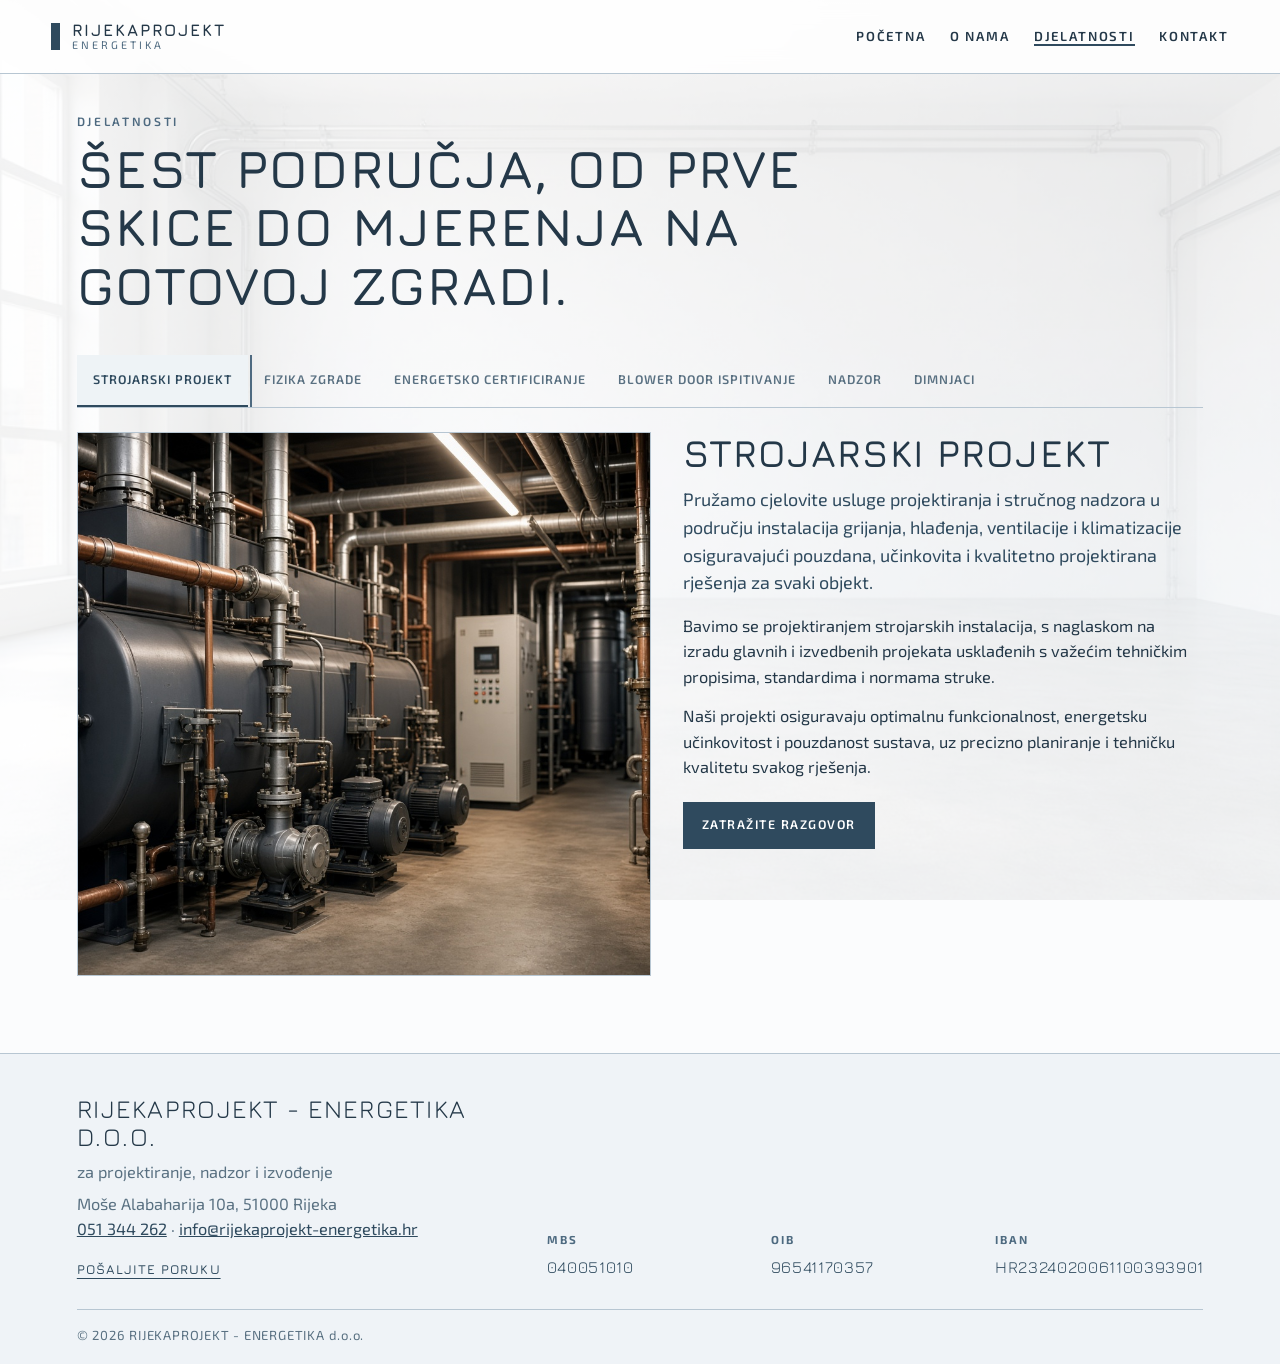
<file: djelatnosti.html>
<!DOCTYPE html>
<html lang="hr">
<head>
    <meta charset="UTF-8">
    <meta name="viewport" content="width=device-width, initial-scale=1">
    <title>Djelatnosti · Rijekaprojekt Energetika</title>
    <meta name="description" content="Strojarski projekt, fizika zgrade, energetsko certificiranje, blower door ispitivanje, nadzor i dimnjaci.">
    <link rel="icon" href="assets/favicon.svg" type="image/svg+xml">
    <link rel="preconnect" href="https://fonts.googleapis.com">
    <link rel="preconnect" href="https://fonts.gstatic.com" crossorigin>
    <link href="https://fonts.googleapis.com/css2?family=Exo+2:wght@400;500;600;700&family=Jura:wght@500;600;700&display=swap" rel="stylesheet">
    <link rel="stylesheet" href="assets/css/style.css?v=1795435964">
    </head>
<body class="page-services">
<a class="skip-link" href="#sadrzaj">Preskoči na sadržaj</a>
<header class="site-nav">
    <a class="brand" href="index.html">
        <span class="brand-mark" aria-hidden="true"></span>
        <span class="brand-text">
            <strong>Rijekaprojekt</strong>
            <small>Energetika</small>
        </span>
    </a>
    <button class="nav-toggle" type="button" aria-expanded="false" aria-controls="glavni-izbornik">
        <span class="nav-toggle-lines" aria-hidden="true"></span>
        <span class="visually-hidden">Izbornik</span>
    </button>
    <nav id="glavni-izbornik" class="nav-links" aria-label="Glavni izbornik">
                    <a
                href="index.html"
                            >Početna</a>
                    <a
                href="o-nama.html"
                            >O nama</a>
                    <a
                href="djelatnosti.html"
                aria-current="page"            >Djelatnosti</a>
                    <a
                href="kontakt.html"
                            >Kontakt</a>
            </nav>
</header>
        <main id="sadrzaj" class="page-main">
    <header class="page-intro">
        <p class="eyebrow">Djelatnosti</p>
        <h1>Šest područja, od prve skice do mjerenja na gotovoj zgradi.</h1>
    </header>

    <div class="service-tabs" data-tabs>
        <div class="tablist" role="tablist" aria-label="Djelatnosti">
                                            <button
                    class="tab"
                    type="button"
                    role="tab"
                    id="tab-strojarski-projekt"
                    data-slug="strojarski-projekt"
                    aria-controls="panel-strojarski-projekt"
                    aria-selected="false"
                    tabindex="-1"
                >Strojarski projekt</button>
                                            <button
                    class="tab"
                    type="button"
                    role="tab"
                    id="tab-fizika-zgrade"
                    data-slug="fizika-zgrade"
                    aria-controls="panel-fizika-zgrade"
                    aria-selected="false"
                    tabindex="-1"
                >Fizika zgrade</button>
                                            <button
                    class="tab"
                    type="button"
                    role="tab"
                    id="tab-energetsko-certificiranje"
                    data-slug="energetsko-certificiranje"
                    aria-controls="panel-energetsko-certificiranje"
                    aria-selected="false"
                    tabindex="-1"
                >Energetsko certificiranje</button>
                                            <button
                    class="tab"
                    type="button"
                    role="tab"
                    id="tab-blower-door-ispitivanje"
                    data-slug="blower-door-ispitivanje"
                    aria-controls="panel-blower-door-ispitivanje"
                    aria-selected="false"
                    tabindex="-1"
                >Blower door ispitivanje</button>
                                            <button
                    class="tab"
                    type="button"
                    role="tab"
                    id="tab-nadzor"
                    data-slug="nadzor"
                    aria-controls="panel-nadzor"
                    aria-selected="false"
                    tabindex="-1"
                >Nadzor</button>
                                            <button
                    class="tab"
                    type="button"
                    role="tab"
                    id="tab-dimnjaci"
                    data-slug="dimnjaci"
                    aria-controls="panel-dimnjaci"
                    aria-selected="false"
                    tabindex="-1"
                >Dimnjaci</button>
                    </div>

                                <section
                class="tab-panel"
                role="tabpanel"
                id="panel-strojarski-projekt"
                aria-labelledby="tab-strojarski-projekt"
                hidden
            >
                <figure>
                    <img src="assets/images/services/strojarski-projekt.jpg" alt="Kotlovnica s bojlerima, bakrenim cijevima, crpkama i razvodnim ormarom">
                </figure>
                <div class="tab-copy">
                    <h2>Strojarski projekt</h2>
                                            <p class="tab-lead">Pružamo cjelovite usluge projektiranja i stručnog nadzora u području instalacija grijanja, hlađenja, ventilacije i klimatizacije osiguravajući pouzdana, učinkovita i kvalitetno projektirana rješenja za svaki objekt.</p>
                                                    <p>Bavimo se projektiranjem strojarskih instalacija, s naglaskom na izradu glavnih i izvedbenih projekata usklađenih s važećim tehničkim propisima, standardima i normama struke.</p>
                                                    <p>Naši projekti osiguravaju optimalnu funkcionalnost, energetsku učinkovitost i pouzdanost sustava, uz precizno planiranje i tehničku kvalitetu svakog rješenja.</p>
                                                                <a class="button" href="kontakt.html">Zatražite razgovor</a>
                </div>
            </section>
                                <section
                class="tab-panel"
                role="tabpanel"
                id="panel-fizika-zgrade"
                aria-labelledby="tab-fizika-zgrade"
                hidden
            >
                <figure>
                    <img src="assets/images/services/fizika-zgrade.jpg" alt="Presjek suvremenog pročelja s toplinskom izolacijom i tihim unutarnjim prostorom">
                </figure>
                <div class="tab-copy">
                    <h2>Fizika zgrade</h2>
                                                                        <h3>Projektiranje toplinske zaštite</h3>
                            <p>Projektiramo toplinsku zaštitu zgrada kako bi se smanjili gubici energije, troškove grijanja i hlađenja te osigurali stabilnu unutarnju temperaturu tijekom cijele godine.</p>
                                                    <h3>Projektiranje zvučne zaštite</h3>
                            <p>Projektiramo rješenja koja smanjuju prodor buke izvana i između prostorija, čime se povećava privatnost i osigurava mirniji i ugodniji boravak.</p>
                                                    <h3>Kombinirano projektiranje toplinske i zvučne zaštite</h3>
                            <p>Kombiniranim pristupom toplinskoj i zvučnoj zaštiti osiguravamo energetsku učinkovitost, akustičku udobnost i usklađenost sa zakonskim propisima.</p>
                                                                <a class="button" href="kontakt.html">Zatražite razgovor</a>
                </div>
            </section>
                                <section
                class="tab-panel"
                role="tabpanel"
                id="panel-energetsko-certificiranje"
                aria-labelledby="tab-energetsko-certificiranje"
                hidden
            >
                <figure>
                    <img src="assets/images/services/energetsko-certificiranje.jpg" alt="Pročelje stambene zgrade u termovizijskim bojama koje pokazuju gubitak topline">
                </figure>
                <div class="tab-copy">
                    <h2>Energetsko certificiranje</h2>
                                            <p class="tab-lead">Pružamo stručne usluge energetskog certificiranja i energetskih pregleda zgrada s jednostavnim i složenim tehničkim sustavom, analizu potrošnje energenata, savjetovanja o poboljšanju energetske učinkovitosti zgrada te pripremu i izdavanje zakonski propisane dokumentacije.</p>
                                                                <a class="button" href="kontakt.html">Zatražite razgovor</a>
                </div>
            </section>
                                <section
                class="tab-panel"
                role="tabpanel"
                id="panel-blower-door-ispitivanje"
                aria-labelledby="tab-blower-door-ispitivanje"
                hidden
            >
                <figure>
                    <img src="assets/images/services/blower-door.jpg" alt="Ventilator za ispitivanje zrakopropusnosti ugrađen u vrata kuće">
                </figure>
                <div class="tab-copy">
                    <h2>Blower door ispitivanje</h2>
                                            <p class="tab-lead">Blower door test je precizna dijagnostička metoda kojom mjerimo zrakopropusnost zgrada. Omogućuje otkrivanje svih mjesta kroz koja zrak može neplanirano ulaziti ili izlaziti iz prostora — spojeva zidova, vrata i prozora, prodora instalacija i pukotina.</p>
                                                    <p>Ispitivanjem se provjerava kvaliteta brtvljenja zgrade, a zadovoljavanjem propisanih standarda utječe se na povećanje energetske učinkovitosti, smanjenje troškova grijanja i hlađenja te poboljšanje udobnosti unutarnjeg prostora.</p>
                                                    <p>Ugradnja prozora, vrata i ostakljenih stijena mora biti izvedena prema RAL principima kako bi se osigurala visoka razina brtvljenja spojeva između krila i okvira te okvira i građevinskog otvora. Time se postiže minimalna razina zrakopropusnosti i dugoročno sprječava pojava površinske kondenzacije uzrokovane toplinskim mostom kao i pojava građevinskih šteta zbog unutrašnje kondenzacije.</p>
                                                                <a class="button" href="kontakt.html">Zatražite razgovor</a>
                </div>
            </section>
                                <section
                class="tab-panel"
                role="tabpanel"
                id="panel-nadzor"
                aria-labelledby="tab-nadzor"
                hidden
            >
                <figure>
                    <img src="assets/images/services/nadzor.jpg" alt="Nadzor ugradnje ventilacijskih kanala i cijevi na gradilištu">
                </figure>
                <div class="tab-copy">
                    <h2>Nadzor</h2>
                                            <p class="tab-lead">Nudimo profesionalne usluge stručnog nadzora strojarskih instalacija, s naglaskom na usklađenost izvedenih radova s glavnim i izvedbenim projektima i trenutno važećim tehničkim propisima. Kroz sustavan nadzor osiguravamo kvalitetu, funkcionalnost i pouzdanost sustava, uz pravovremeno otkrivanje i otklanjanje mogućih nepravilnosti tijekom izvođenja radova. Specijalizirani smo za planiranje, praćenje i kontrolu radova kako bismo osigurali vrhunsku kvalitetu, sigurnost i energetsku učinkovitost svakog projekta.</p>
                                                                <a class="button" href="kontakt.html">Zatražite razgovor</a>
                </div>
            </section>
                                <section
                class="tab-panel"
                role="tabpanel"
                id="panel-dimnjaci"
                aria-labelledby="tab-dimnjaci"
                hidden
            >
                <figure>
                    <img src="assets/images/services/dimnjaci.jpg" alt="Nehrđajući dimnjaci na krovu zidane kotlovnice">
                </figure>
                <div class="tab-copy">
                    <h2>Dimnjaci</h2>
                                            <p class="tab-lead">Izračun uzgona dimnjaka omogućuje pravilno dimenzioniranje i planiranje dimnjaka kako bi se osigurao učinkoviti izlaz dimnih plinova, čime se jamči optimalan rad i sprječava povrat dima u prostorije. Osim projektiranja novih, važna je i provjera postojećih dimnjaka radi sigurnosti, ispravnog rada sustava grijanja i zaštite zdravlja korisnika.</p>
                                                                <a class="button" href="kontakt.html">Zatražite razgovor</a>
                </div>
            </section>
            </div>
</main>
<footer class="site-footer">
    <div class="footer-inner">
        <div class="footer-brand">
            <p class="footer-name">RIJEKAPROJEKT - ENERGETIKA d.o.o.</p>
            <p class="footer-note">za projektiranje, nadzor i izvođenje</p>
            <p class="footer-address">
                Moše Alabaharija 10a, 51000 Rijeka<br>
                <a href="tel:+38551344262">051 344 262</a>
                · <a href="mailto:info@rijekaprojekt-energetika.hr">info@rijekaprojekt-energetika.hr</a>
            </p>
            <p class="footer-contact"><a href="kontakt.html#kontakt-obrazac">Pošaljite poruku</a></p>
        </div>
        <dl class="legal">
            <div>
                <dt>MBS</dt>
                <dd>040051010</dd>
            </div>
            <div>
                <dt>OIB</dt>
                <dd>96541170357</dd>
            </div>
            <div>
                <dt>IBAN</dt>
                <dd>HR2324020061100393901</dd>
            </div>
        </dl>
    </div>
    <p class="footer-copy">© 2026 RIJEKAPROJEKT - ENERGETIKA d.o.o.</p>
</footer>
<script src="assets/js/main.js?v=1795432850"></script>
</body>
</html>
</file>
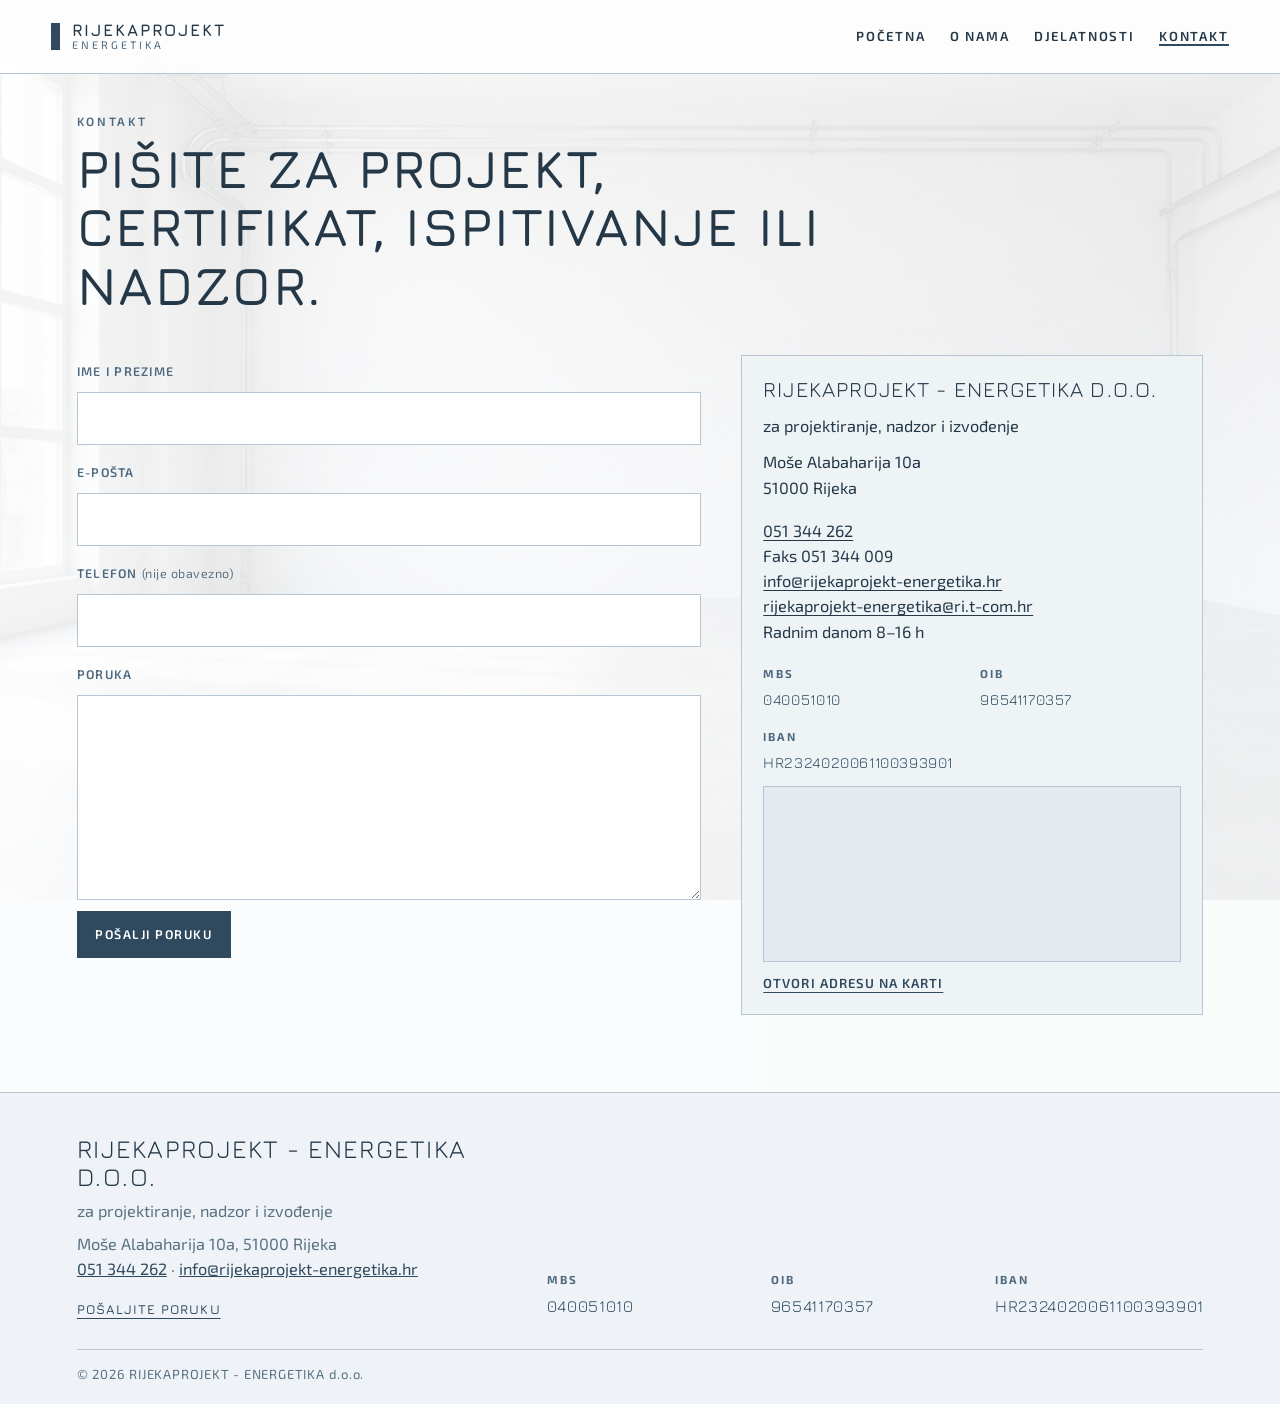
<file: kontakt.html>
<!DOCTYPE html>
<html lang="hr">
<head>
    <meta charset="UTF-8">
    <meta name="viewport" content="width=device-width, initial-scale=1">
    <title>Kontakt · Rijekaprojekt Energetika</title>
    <meta name="description" content="RIJEKAPROJEKT - ENERGETIKA d.o.o., Moše Alabaharija 10a, 51000 Rijeka. Telefon 051 344 262.">
    <link rel="icon" href="assets/favicon.svg" type="image/svg+xml">
    <link rel="preconnect" href="https://fonts.googleapis.com">
    <link rel="preconnect" href="https://fonts.gstatic.com" crossorigin>
    <link href="https://fonts.googleapis.com/css2?family=Exo+2:wght@400;500;600;700&family=Jura:wght@500;600;700&display=swap" rel="stylesheet">
    <link rel="stylesheet" href="assets/css/style.css?v=1795435964">
    </head>
<body class="page-contact">
<a class="skip-link" href="#sadrzaj">Preskoči na sadržaj</a>
<header class="site-nav">
    <a class="brand" href="index.html">
        <span class="brand-mark" aria-hidden="true"></span>
        <span class="brand-text">
            <strong>Rijekaprojekt</strong>
            <small>Energetika</small>
        </span>
    </a>
    <button class="nav-toggle" type="button" aria-expanded="false" aria-controls="glavni-izbornik">
        <span class="nav-toggle-lines" aria-hidden="true"></span>
        <span class="visually-hidden">Izbornik</span>
    </button>
    <nav id="glavni-izbornik" class="nav-links" aria-label="Glavni izbornik">
                    <a
                href="index.html"
                            >Početna</a>
                    <a
                href="o-nama.html"
                            >O nama</a>
                    <a
                href="djelatnosti.html"
                            >Djelatnosti</a>
                    <a
                href="kontakt.html"
                aria-current="page"            >Kontakt</a>
            </nav>
</header>
        <main id="sadrzaj" class="page-main">
    <header class="page-intro">
        <p class="eyebrow">Kontakt</p>
        <h1>Pišite za projekt, certifikat, ispitivanje ili nadzor.</h1>
    </header>

    <div class="contact-layout">
        <div class="contact-form-wrap">
            
            
            <form id="kontakt-obrazac" class="contact-form" method="post" action="kontakt.html" novalidate>
                <input type="hidden" name="csrf" value="95992d25c7ad12b0a28e67423bcda9fd1b8cdaed9b3e3d4693f87d82d4e5b36c">
                <div class="hp" aria-hidden="true">
                    <label for="website">Web stranica</label>
                    <input id="website" name="website" type="text" tabindex="-1" autocomplete="off">
                </div>

                <label for="ime">Ime i prezime</label>
                <input id="ime" name="ime" type="text" required maxlength="120" value="" autocomplete="name">

                <label for="email">E-pošta</label>
                <input id="email" name="email" type="email" required maxlength="160" value="" autocomplete="email" inputmode="email" aria-describedby="email-error">
                <p id="email-error" class="field-error" hidden></p>

                <label for="telefon">Telefon <span>(nije obavezno)</span></label>
                <input id="telefon" name="telefon" type="tel" maxlength="40" value="" autocomplete="tel">

                <label for="poruka">Poruka</label>
                <textarea id="poruka" name="poruka" required rows="7" maxlength="4000"></textarea>

                <button class="button" type="submit">Pošalji poruku</button>
            </form>
        </div>

        <aside class="contact-aside">
            <p class="contact-name">RIJEKAPROJEKT - ENERGETIKA d.o.o.</p>
            <p>za projektiranje, nadzor i izvođenje</p>
            <address>
                Moše Alabaharija 10a<br>
                51000 Rijeka            </address>
            <ul class="contact-lines">
                <li><a href="tel:+38551344262">051 344 262</a></li>
                <li>Faks 051 344 009</li>
                <li><a href="mailto:info@rijekaprojekt-energetika.hr">info@rijekaprojekt-energetika.hr</a></li>
                <li><a href="mailto:rijekaprojekt-energetika@ri.t-com.hr">rijekaprojekt-energetika@ri.t-com.hr</a></li>
                <li>Radnim danom 8–16 h</li>
            </ul>
            <dl class="legal legal-compact">
                <div>
                    <dt>MBS</dt>
                    <dd>040051010</dd>
                </div>
                <div>
                    <dt>OIB</dt>
                    <dd>96541170357</dd>
                </div>
                <div>
                    <dt>IBAN</dt>
                    <dd>HR2324020061100393901</dd>
                </div>
            </dl>
            <iframe
                class="office-map"
                title="Karta ureda, Moše Alabaharija 10a, Rijeka"
                src="https://www.openstreetmap.org/export/embed.html?bbox=14.430386%2C45.327599%2C14.442386%2C45.335599&amp;layer=mapnik&amp;marker=45.331599%2C14.436386"
                loading="lazy"
                referrerpolicy="no-referrer-when-downgrade"
            ></iframe>
            <a class="text-link" href="https://www.openstreetmap.org/?mlat=45.331599&amp;mlon=14.436386#map=17/45.331599/14.436386" rel="noopener noreferrer">Otvori adresu na karti</a>
        </aside>
    </div>
</main>
<footer class="site-footer">
    <div class="footer-inner">
        <div class="footer-brand">
            <p class="footer-name">RIJEKAPROJEKT - ENERGETIKA d.o.o.</p>
            <p class="footer-note">za projektiranje, nadzor i izvođenje</p>
            <p class="footer-address">
                Moše Alabaharija 10a, 51000 Rijeka<br>
                <a href="tel:+38551344262">051 344 262</a>
                · <a href="mailto:info@rijekaprojekt-energetika.hr">info@rijekaprojekt-energetika.hr</a>
            </p>
            <p class="footer-contact"><a href="kontakt.html#kontakt-obrazac">Pošaljite poruku</a></p>
        </div>
        <dl class="legal">
            <div>
                <dt>MBS</dt>
                <dd>040051010</dd>
            </div>
            <div>
                <dt>OIB</dt>
                <dd>96541170357</dd>
            </div>
            <div>
                <dt>IBAN</dt>
                <dd>HR2324020061100393901</dd>
            </div>
        </dl>
    </div>
    <p class="footer-copy">© 2026 RIJEKAPROJEKT - ENERGETIKA d.o.o.</p>
</footer>
<script src="assets/js/main.js?v=1795432850"></script>
</body>
</html>
</file>
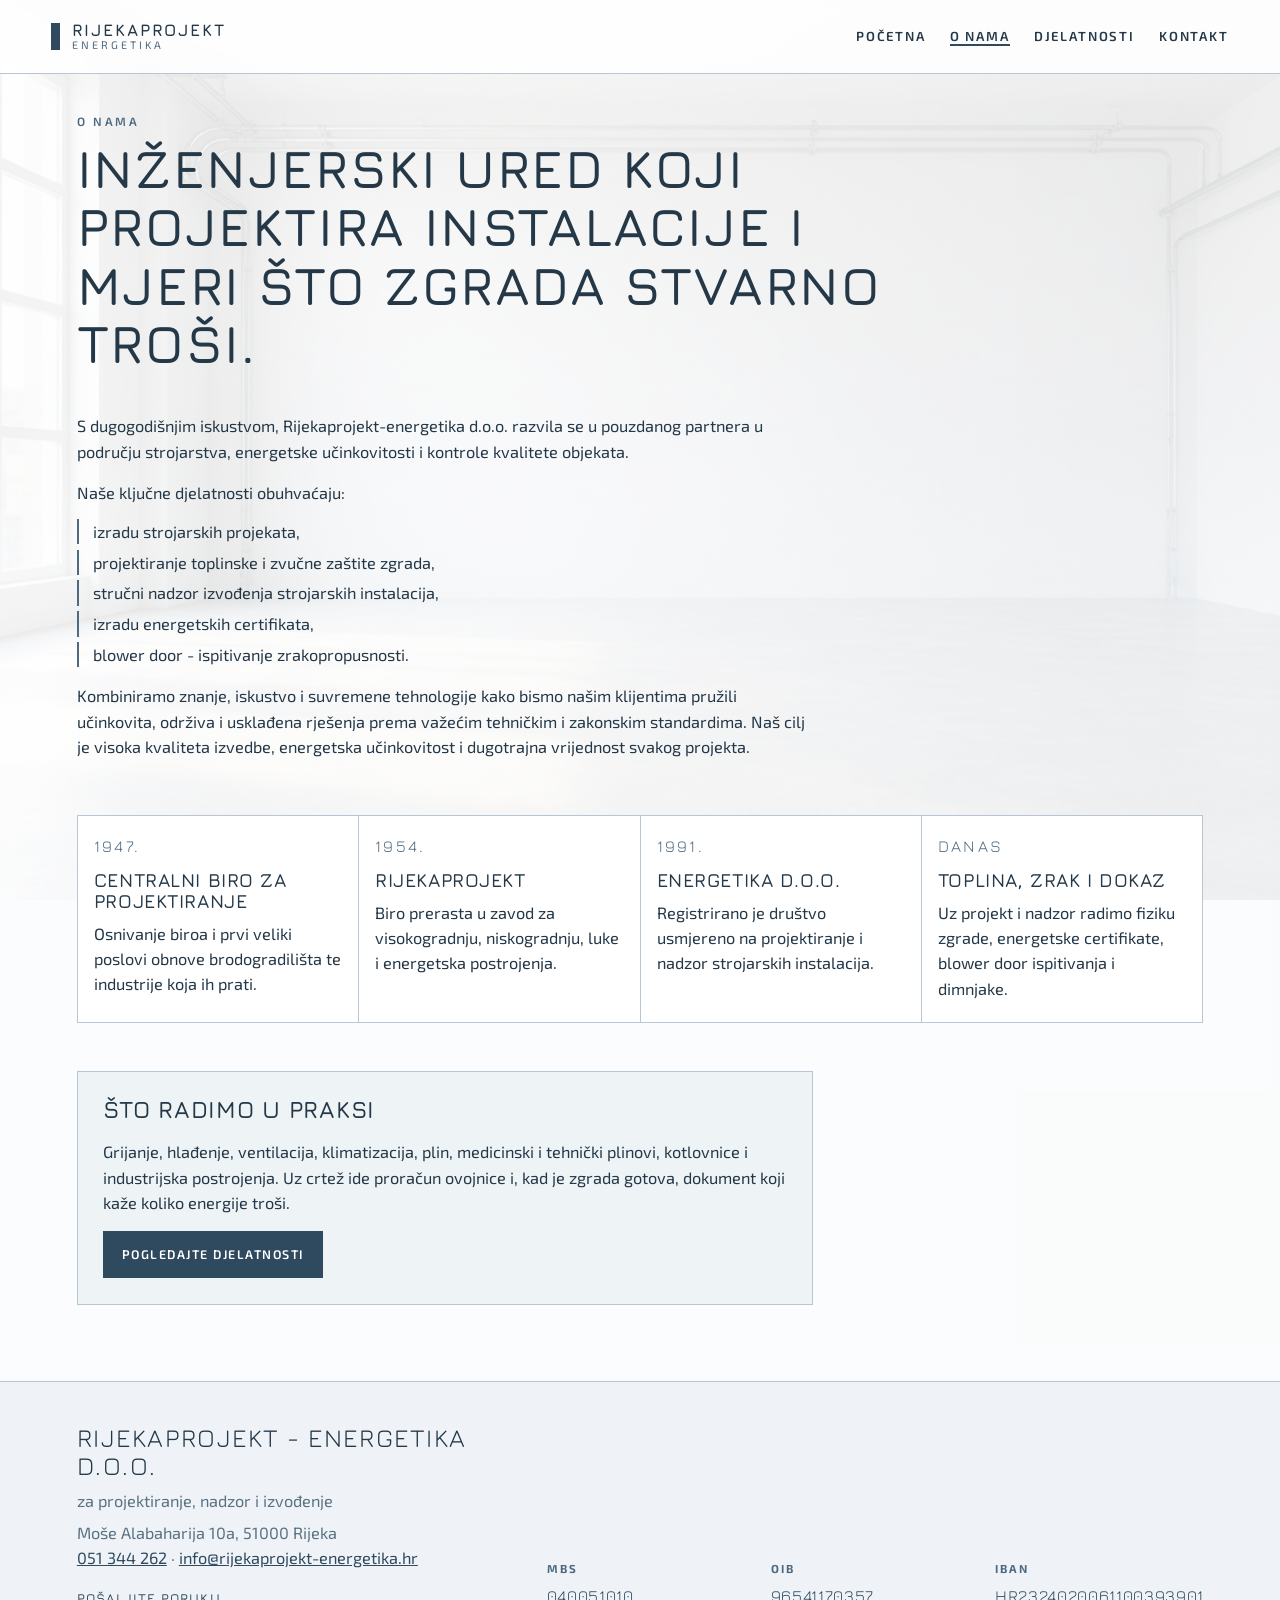
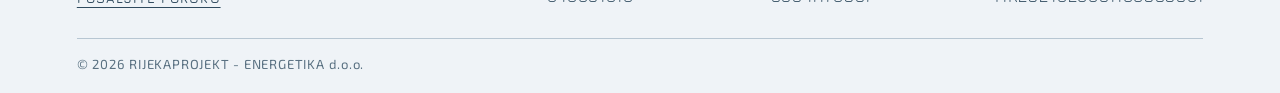
<file: o-nama.html>
<!DOCTYPE html>
<html lang="hr">
<head>
    <meta charset="UTF-8">
    <meta name="viewport" content="width=device-width, initial-scale=1">
    <title>O nama · Rijekaprojekt Energetika</title>
    <meta name="description" content="Ured za strojarske projekte, fiziku zgrade i energetsko certificiranje u Rijeci, s tradicijom duljom od 70 godina.">
    <link rel="icon" href="assets/favicon.svg" type="image/svg+xml">
    <link rel="preconnect" href="https://fonts.googleapis.com">
    <link rel="preconnect" href="https://fonts.gstatic.com" crossorigin>
    <link href="https://fonts.googleapis.com/css2?family=Exo+2:wght@400;500;600;700&family=Jura:wght@500;600;700&display=swap" rel="stylesheet">
    <link rel="stylesheet" href="assets/css/style.css?v=1795435964">
    </head>
<body class="page-about">
<a class="skip-link" href="#sadrzaj">Preskoči na sadržaj</a>
<header class="site-nav">
    <a class="brand" href="index.html">
        <span class="brand-mark" aria-hidden="true"></span>
        <span class="brand-text">
            <strong>Rijekaprojekt</strong>
            <small>Energetika</small>
        </span>
    </a>
    <button class="nav-toggle" type="button" aria-expanded="false" aria-controls="glavni-izbornik">
        <span class="nav-toggle-lines" aria-hidden="true"></span>
        <span class="visually-hidden">Izbornik</span>
    </button>
    <nav id="glavni-izbornik" class="nav-links" aria-label="Glavni izbornik">
                    <a
                href="index.html"
                            >Početna</a>
                    <a
                href="o-nama.html"
                aria-current="page"            >O nama</a>
                    <a
                href="djelatnosti.html"
                            >Djelatnosti</a>
                    <a
                href="kontakt.html"
                            >Kontakt</a>
            </nav>
</header>
        <main id="sadrzaj" class="page-main">
    <header class="page-intro">
        <p class="eyebrow">O nama</p>
        <h1>Inženjerski ured koji projektira instalacije i mjeri što zgrada stvarno troši.</h1>
    </header>

    <section class="about-grid">
        <div class="about-copy">
            <p>S dugogodišnjim iskustvom, Rijekaprojekt-energetika d.o.o. razvila se u pouzdanog partnera u području strojarstva, energetske učinkovitosti i kontrole kvalitete objekata.</p>
            <p>Naše ključne djelatnosti obuhvaćaju:</p>
            <ul>
                <li>izradu strojarskih projekata,</li>
                <li>projektiranje toplinske i zvučne zaštite zgrada,</li>
                <li>stručni nadzor izvođenja strojarskih instalacija,</li>
                <li>izradu energetskih certifikata,</li>
                <li>blower door - ispitivanje zrakopropusnosti.</li>
            </ul>
            <p>Kombiniramo znanje, iskustvo i suvremene tehnologije kako bismo našim klijentima pružili učinkovita, održiva i usklađena rješenja prema važećim tehničkim i zakonskim standardima. Naš cilj je visoka kvaliteta izvedbe, energetska učinkovitost i dugotrajna vrijednost svakog projekta.</p>
        </div>
    </section>

    <ol class="timeline">
        <li>
            <span>1947.</span>
            <h2>Centralni biro za projektiranje</h2>
            <p>Osnivanje biroa i prvi veliki poslovi obnove brodogradilišta te industrije koja ih prati.</p>
        </li>
        <li>
            <span>1954.</span>
            <h2>Rijekaprojekt</h2>
            <p>Biro prerasta u zavod za visokogradnju, niskogradnju, luke i energetska postrojenja.</p>
        </li>
        <li>
            <span>1991.</span>
            <h2>Energetika d.o.o.</h2>
            <p>Registrirano je društvo usmjereno na projektiranje i nadzor strojarskih instalacija.</p>
        </li>
        <li>
            <span>Danas</span>
            <h2>Toplina, zrak i dokaz</h2>
            <p>Uz projekt i nadzor radimo fiziku zgrade, energetske certifikate, blower door ispitivanja i dimnjake.</p>
        </li>
    </ol>

    <section class="about-close">
        <h2>Što radimo u praksi</h2>
        <p>
            Grijanje, hlađenje, ventilacija, klimatizacija, plin, medicinski i tehnički plinovi, kotlovnice i industrijska postrojenja.
            Uz crtež ide proračun ovojnice i, kad je zgrada gotova, dokument koji kaže koliko energije troši.
        </p>
        <a class="button" href="djelatnosti.html">Pogledajte djelatnosti</a>
    </section>
</main>
<footer class="site-footer">
    <div class="footer-inner">
        <div class="footer-brand">
            <p class="footer-name">RIJEKAPROJEKT - ENERGETIKA d.o.o.</p>
            <p class="footer-note">za projektiranje, nadzor i izvođenje</p>
            <p class="footer-address">
                Moše Alabaharija 10a, 51000 Rijeka<br>
                <a href="tel:+38551344262">051 344 262</a>
                · <a href="mailto:info@rijekaprojekt-energetika.hr">info@rijekaprojekt-energetika.hr</a>
            </p>
            <p class="footer-contact"><a href="kontakt.html#kontakt-obrazac">Pošaljite poruku</a></p>
        </div>
        <dl class="legal">
            <div>
                <dt>MBS</dt>
                <dd>040051010</dd>
            </div>
            <div>
                <dt>OIB</dt>
                <dd>96541170357</dd>
            </div>
            <div>
                <dt>IBAN</dt>
                <dd>HR2324020061100393901</dd>
            </div>
        </dl>
    </div>
    <p class="footer-copy">© 2026 RIJEKAPROJEKT - ENERGETIKA d.o.o.</p>
</footer>
<script src="assets/js/main.js?v=1795432850"></script>
</body>
</html>
</file>
<file: assets/css/style.css>
:root {
    --white: #ffffff;
    --mist: #eef3f6;
    --panel: #e4ebf0;
    --ink: #243848;
    --ink-soft: #5a7182;
    --line: #b7c6d2;
    --blue: #4e6a80;
    --blue-deep: #2f4a5e;
    --display: "Jura", "Exo 2", "Segoe UI", sans-serif;
    --sans: "Exo 2", "Segoe UI", sans-serif;
    --nav: 4.6rem;
}

* { box-sizing: border-box; border-radius: 0; }

html {
    scroll-behavior: smooth;
    overflow-x: clip;
    background-color: #f4f7f9;
}

body {
    position: relative;
    z-index: 0;
    margin: 0;
    overflow-x: clip;
    background: transparent;
    color: var(--ink);
    font-family: var(--sans);
    font-weight: 400;
    font-size: 1.02rem;
    line-height: 1.55;
}

img { max-width: 100%; display: block; }

a { color: inherit; }

h1, h2, h3 {
    font-family: var(--display);
    font-weight: 600;
    letter-spacing: 0.03em;
    line-height: 1.08;
    text-transform: uppercase;
}

p { margin: 0; }

body::before {
    content: "";
    position: fixed;
    inset: 0;
    z-index: -1;
    pointer-events: none;
    background:
        linear-gradient(180deg, rgba(255, 255, 255, 0.42) 0%, rgba(238, 243, 246, 0.22) 48%, rgba(255, 255, 255, 0.5) 100%),
        url("../images/atmosphere-room.jpg") center / cover no-repeat;
}

::selection {
    background: #c5d5e2;
    color: var(--ink);
}

.skip-link {
    position: absolute;
    left: 1rem;
    top: -4rem;
    z-index: 100;
    background: var(--blue-deep);
    color: var(--white);
    padding: 0.6rem 0.9rem;
}

.skip-link:focus { top: 1rem; }

.visually-hidden {
    position: absolute;
    width: 1px;
    height: 1px;
    padding: 0;
    margin: -1px;
    overflow: hidden;
    clip: rect(0, 0, 0, 0);
    border: 0;
}

.site-nav {
    position: fixed;
    top: 0;
    left: 0;
    right: 0;
    z-index: 40;
    display: flex;
    align-items: center;
    justify-content: space-between;
    gap: 1rem;
    min-height: var(--nav);
    padding: 0.7rem 4vw;
    color: var(--ink);
    background: rgba(255, 255, 255, 0.94);
    border-bottom: 1px solid var(--line);
    backdrop-filter: blur(10px);
}

.page-about .site-nav,
.page-services .site-nav,
.page-contact .site-nav {
    position: sticky;
}

.brand {
    display: flex;
    align-items: center;
    gap: 0.75rem;
    text-decoration: none;
}

.brand-mark {
    width: 0.55rem;
    height: 1.7rem;
    background: var(--blue-deep);
}

.brand-text {
    display: flex;
    flex-direction: column;
    line-height: 1.05;
}

.brand-text strong {
    font-family: var(--display);
    font-size: 1.05rem;
    font-weight: 700;
    letter-spacing: 0.12em;
    text-transform: uppercase;
}

.brand-text small {
    font-size: 0.68rem;
    letter-spacing: 0.28em;
    text-transform: uppercase;
    color: var(--blue);
}

.nav-links {
    display: flex;
    gap: 1.5rem;
}

.nav-links a {
    text-decoration: none;
    font-size: 0.82rem;
    font-weight: 600;
    letter-spacing: 0.14em;
    text-transform: uppercase;
}

.nav-links a[aria-current="page"] {
    box-shadow: inset 0 -2px 0 var(--blue-deep);
}

.nav-toggle {
    display: none;
    width: 2.5rem;
    height: 2.5rem;
    border: 1px solid var(--blue-deep);
    background: var(--white);
    color: var(--blue-deep);
}

.nav-toggle-lines,
.nav-toggle-lines::before,
.nav-toggle-lines::after {
    display: block;
    width: 1rem;
    height: 1.5px;
    background: currentColor;
    position: relative;
}

.nav-toggle-lines { margin: 0 auto; }

.nav-toggle-lines::before,
.nav-toggle-lines::after {
    content: "";
    position: absolute;
    left: 0;
}

.nav-toggle-lines::before { top: -5px; }
.nav-toggle-lines::after { top: 5px; }

.hero {
    position: relative;
    min-height: 100svh;
    background: var(--mist);
    color: var(--ink);
    overflow: hidden;
}

#hero-model {
    position: absolute;
    top: 0;
    right: 0;
    bottom: 0;
    width: 40%;
    height: 100%;
    background: var(--mist);
    --poster-color: transparent;
    --progress-bar-height: 0px;
    cursor: grab;
}

#hero-model:active {
    cursor: grabbing;
}

.hero-scrim {
    position: absolute;
    inset: 0;
    pointer-events: none;
    background:
        linear-gradient(90deg, transparent 0 56%, rgba(238, 243, 246, 0.92) 60%, rgba(238, 243, 246, 0) 72%),
        linear-gradient(180deg, rgba(255, 255, 255, 0.45), transparent 14%);
}

.hero-copy {
    position: relative;
    z-index: 2;
    min-height: 100svh;
    display: flex;
    align-items: center;
    justify-content: flex-start;
    padding: calc(var(--nav) + 1rem) 30% 4rem 6vw;
    pointer-events: none;
}

.hero-scroll {
    position: absolute;
    z-index: 2;
    top: 0;
    bottom: 0;
    left: 0;
    width: 70%;
}

.hero-copy-inner {
    width: min(60rem, 100%);
    margin-right: auto;
    text-align: left;
    border-left: 3px solid var(--blue-deep);
    padding-left: 1.3rem;
}

.hero h1 {
    margin: 0 0 1.1rem;
    color: var(--blue-deep);
    font-size: clamp(2.7rem, 5.6vw, 5.1rem);
    font-weight: 700;
}

.hero-lead,
.hero-mark {
    display: block;
}

.hero-lead {
    color: #f0a04a;
}

.hero-mark {
    font-size: 0.62em;
}

.hero-copy p {
    margin: 0;
    max-width: 100%;
    font-size: 1.05rem;
    line-height: 1.6;
    color: var(--ink);
}

.hero-loader {
    position: absolute;
    z-index: 3;
    left: 6vw;
    bottom: 1.6rem;
    width: min(22rem, 80vw);
    transition: opacity 0.6s ease;
}

.hero-loader.is-done {
    opacity: 0;
    pointer-events: none;
}

.hero-loader p {
    margin: 0 0 0.45rem;
    font-size: 0.75rem;
    letter-spacing: 0.16em;
    text-transform: uppercase;
    color: var(--blue);
}

.hero-loader-track {
    height: 2px;
    background: var(--line);
}

.hero-loader-track span {
    display: block;
    height: 100%;
    width: 0;
    background: var(--blue-deep);
}

.clients {
    background: transparent;
    margin-bottom: 2.6rem;
}

.clients-label {
    display: flex;
    justify-content: space-between;
    gap: 1rem;
    align-items: baseline;
    padding: 1.2rem 6vw 0.35rem;
}

.clients-label h2 {
    margin: 0;
    font-size: 1.15rem;
}

.clients-label p {
    color: var(--ink-soft);
    font-size: 0.92rem;
}

.marquee {
    overflow: hidden;
    padding: 0.2rem 0 0.8rem;
}

.marquee-track {
    display: flex;
    width: max-content;
    /* Logos travel toward the right and the duplicated half makes the loop seamless. */
    animation: marquee-left-to-right 160s linear infinite;
}

.marquee:hover .marquee-track,
.marquee:focus-within .marquee-track {
    animation-play-state: paused;
}

@keyframes marquee-left-to-right {
    from { transform: translateX(-50%); }
    to { transform: translateX(0); }
}

.logo-item {
    display: flex;
    align-items: center;
    height: 5.4rem;
    padding: 0 1.5rem;
    border-right: 1px solid var(--line);
}

.logo-item img {
    height: 3.6rem;
    width: auto;
    max-width: 14rem;
    object-fit: contain;
}

.work {
    padding: 4.2rem 6vw 5rem;
}

.work-head,
.page-intro {
    display: flex;
    justify-content: space-between;
    gap: 1.5rem;
    align-items: flex-end;
}

.eyebrow {
    margin: 0 0 0.55rem;
    color: var(--blue);
    font-size: 0.75rem;
    font-weight: 600;
    letter-spacing: 0.22em;
    text-transform: uppercase;
}

.work h2,
.page-intro h1 {
    margin: 0;
}

.work h2 { font-size: clamp(1.8rem, 3.4vw, 2.8rem); }

.text-link {
    color: var(--blue-deep);
    font-weight: 600;
    letter-spacing: 0.08em;
    text-transform: uppercase;
    font-size: 0.82rem;
    text-underline-offset: 0.28em;
}

.card-grid {
    display: grid;
    grid-template-columns: repeat(3, 1fr);
    gap: 0;
    margin-top: 1.6rem;
    border-top: 1px solid var(--line);
    border-left: 1px solid var(--line);
    background: var(--white);
}

.flip-card {
    display: block;
    height: 20rem;
    perspective: 1400px;
    text-decoration: none;
    color: var(--ink);
    border-right: 1px solid var(--line);
    border-bottom: 1px solid var(--line);
    background: var(--white);
}

.flip-inner {
    position: relative;
    display: block;
    height: 100%;
    transform-style: preserve-3d;
    transition: transform 0.55s cubic-bezier(0.2, 0.7, 0.2, 1);
}

.flip-card:focus-visible .flip-inner,
.flip-card.is-flipped .flip-inner {
    transform: rotateY(180deg);
}

@media (hover: hover) and (pointer: fine) {
    .flip-card:hover .flip-inner {
        transform: rotateY(180deg);
    }
}

.flip-face {
    position: absolute;
    inset: 0;
    display: flex;
    flex-direction: column;
    justify-content: space-between;
    backface-visibility: hidden;
    overflow: hidden;
}

.flip-front {
    padding: 1.15rem 1.2rem 1.25rem;
    background:
        linear-gradient(135deg, transparent 0 18px, var(--blue) 18px 19px, transparent 19px),
        var(--white);
}

.card-index {
    font-family: var(--display);
    font-size: 0.78rem;
    letter-spacing: 0.2em;
    color: var(--blue);
}

.card-title {
    font-family: var(--display);
    font-size: clamp(1.45rem, 2vw, 1.9rem);
    line-height: 1.08;
    letter-spacing: 0.04em;
    text-transform: uppercase;
    max-width: 12ch;
}

.flip-back {
    transform: rotateY(180deg);
    background: var(--mist);
}

.flip-back img {
    width: 100%;
    height: 100%;
    object-fit: cover;
}

.facts {
    background: rgba(238, 243, 246, 0.72);
    border-top: 1px solid var(--line);
    border-bottom: 1px solid var(--line);
}

.facts ul {
    list-style: none;
    display: grid;
    grid-template-columns: repeat(3, 1fr);
    margin: 0;
    padding: 0;
}

.facts li {
    display: flex;
    flex-direction: column;
    gap: 0.45rem;
    padding: 2.6rem 6vw;
    border-right: 1px solid var(--line);
}

.facts li:last-child { border-right: 0; }

.facts-value {
    font-family: var(--display);
    font-size: clamp(2.8rem, 5vw, 4.4rem);
    line-height: 0.9;
    letter-spacing: 0.04em;
    color: var(--blue-deep);
}

.facts-name {
    font-family: var(--display);
    font-size: 0.82rem;
    font-weight: 600;
    letter-spacing: 0.16em;
    text-transform: uppercase;
    color: var(--blue);
}

.card-caption {
    position: absolute;
    left: 0;
    right: 0;
    bottom: 0;
    padding: 0.75rem 1rem;
    background: rgba(255, 255, 255, 0.92);
    color: var(--blue-deep);
    font-family: var(--display);
    font-size: 1rem;
    letter-spacing: 0.06em;
    text-transform: uppercase;
}

.page-main {
    padding: 2.4rem 6vw 4.8rem;
    background: rgba(255, 255, 255, 0.62);
}

.page-intro {
    display: block;
    max-width: 52rem;
    margin-bottom: 2.6rem;
}

.page-intro h1 {
    font-size: clamp(2.1rem, 4.2vw, 3.6rem);
}

.about-grid {
    display: block;
    max-width: 46rem;
}

.about-lead {
    font-family: var(--display);
    font-size: clamp(1.25rem, 1.8vw, 1.55rem);
    line-height: 1.3;
    letter-spacing: 0.03em;
    text-transform: uppercase;
}

.about-copy p + p,
.about-copy ul + p { margin-top: 1rem; }

.about-copy ul {
    list-style: none;
    margin: 0.85rem 0 0;
    padding: 0;
}

.about-copy li {
    margin-top: 0.35rem;
    padding-left: 0.9rem;
    border-left: 2px solid var(--blue);
}

.timeline {
    list-style: none;
    margin: 3.5rem 0 0;
    padding: 0;
    display: grid;
    grid-template-columns: repeat(4, 1fr);
    gap: 0;
    border-top: 1px solid var(--line);
    border-left: 1px solid var(--line);
}

.timeline li {
    padding: 1.1rem 1rem 1.3rem;
    border-right: 1px solid var(--line);
    border-bottom: 1px solid var(--line);
    background: var(--white);
}

.timeline span {
    display: block;
    margin-bottom: 0.7rem;
    color: var(--blue);
    font-family: var(--display);
    letter-spacing: 0.14em;
    text-transform: uppercase;
}

.timeline h2 {
    margin: 0 0 0.55rem;
    font-size: 1.2rem;
}

.about-close {
    margin-top: 3rem;
    padding: 1.6rem;
    background: var(--mist);
    color: var(--ink);
    border: 1px solid var(--line);
    display: grid;
    gap: 1rem;
    max-width: 46rem;
}

.about-close h2 { margin: 0; font-size: 1.5rem; }

.button {
    display: inline-flex;
    align-items: center;
    justify-content: center;
    width: fit-content;
    padding: 0.8rem 1.1rem;
    background: var(--blue-deep);
    color: var(--white);
    text-decoration: none;
    border: 1px solid var(--blue-deep);
    font: inherit;
    font-weight: 600;
    letter-spacing: 0.12em;
    text-transform: uppercase;
    font-size: 0.78rem;
    cursor: pointer;
}

.button:hover { background: var(--blue); border-color: var(--blue); }

.service-tabs { margin-top: 0.5rem; }

.tablist {
    display: flex;
    gap: 0;
    overflow-x: auto;
    border-bottom: 1px solid var(--line);
    scrollbar-width: none;
    -ms-overflow-style: none;
}

.tablist::-webkit-scrollbar {
    display: none;
}

@media (max-width: 760px) {
    .tablist,
    .tablist .tab {
        touch-action: pan-x;
    }

    .tablist .tab { cursor: grab; }

    .tablist.is-dragging .tab {
        cursor: grabbing;
        user-select: none;
    }
}

.tab {
    flex: 0 0 auto;
    border: 0;
    border-bottom: 2px solid transparent;
    background: transparent;
    color: var(--ink-soft);
    font: inherit;
    font-weight: 600;
    letter-spacing: 0.08em;
    text-transform: uppercase;
    font-size: 0.78rem;
    padding: 0.95rem 1rem;
    cursor: pointer;
}

.tab[aria-selected="true"] {
    color: var(--blue-deep);
    border-bottom-color: var(--blue-deep);
    background: var(--mist);
}

.tab:focus-visible,
.flip-card:focus-visible,
.button:focus-visible,
.nav-links a:focus-visible,
.text-link:focus-visible,
.nav-toggle:focus-visible,
input:focus-visible,
textarea:focus-visible {
    outline: 2px solid var(--blue);
    outline-offset: 2px;
}

.tab-panel:not([hidden]) {
    display: grid;
    grid-template-columns: 1.05fr 0.95fr;
    gap: 2rem;
    padding-top: 1.5rem;
    align-items: start;
}

.tab-panel figure { margin: 0; }

.tab-panel img {
    width: 100%;
    height: min(34rem, 70vh);
    object-fit: cover;
    border: 1px solid var(--line);
}

.tab-copy h2 {
    margin: 0 0 0.8rem;
    font-size: clamp(1.8rem, 3vw, 2.6rem);
}

.tab-copy h3 {
    margin: 1.15rem 0 0.35rem;
    font-size: 1.05rem;
    letter-spacing: 0.04em;
}

.tab-lead {
    font-size: 1.12rem;
    margin-bottom: 1rem;
    color: var(--blue-deep);
}

.tab-copy p + p { margin-top: 0.9rem; }

.tab-copy .button { margin-top: 1.4rem; }

.contact-layout {
    display: grid;
    grid-template-columns: 1.15fr 0.85fr;
    gap: 2.5rem;
    align-items: start;
}

.contact-form,
.contact-aside {
    display: grid;
    gap: 0.7rem;
}

.contact-aside {
    padding: 1.3rem;
    background: var(--mist);
    border: 1px solid var(--line);
}

.contact-form label {
    margin-top: 0.4rem;
    font-size: 0.78rem;
    font-weight: 600;
    letter-spacing: 0.1em;
    text-transform: uppercase;
    color: var(--blue);
}

.contact-form label span {
    color: var(--ink-soft);
    letter-spacing: 0.04em;
    text-transform: none;
    font-weight: 400;
}

.contact-form input,
.contact-form textarea {
    width: 100%;
    border: 1px solid var(--line);
    background: var(--white);
    color: var(--ink);
    font: inherit;
    padding: 0.8rem 0.85rem;
}

.contact-form input.is-invalid {
    border-color: var(--blue-deep);
    box-shadow: inset 3px 0 0 var(--blue-deep);
}

.field-error {
    margin: 0.35rem 0 0;
    color: var(--blue-deep);
    font-size: 0.85rem;
    letter-spacing: 0.02em;
}

.hp {
    position: absolute;
    left: -9999px;
    height: 0;
    overflow: hidden;
}

.form-errors,
.form-success {
    padding: 0.9rem 1rem;
    border: 1px solid var(--line);
    background: var(--mist);
}

.form-errors {
    border-left: 3px solid var(--blue-deep);
}

.form-success {
    border-left: 3px solid var(--blue);
}

.form-errors ul {
    margin: 0.4rem 0 0;
    padding-left: 1.1rem;
}

.contact-name {
    font-family: var(--display);
    font-size: 1.35rem;
    line-height: 1.15;
    letter-spacing: 0.05em;
    text-transform: uppercase;
}

.contact-aside address { font-style: normal; }

.office-map {
    display: block;
    width: 100%;
    height: 11rem;
    border: 1px solid var(--line);
    background: var(--panel);
}

.contact-lines {
    list-style: none;
    margin: 0.4rem 0 0;
    padding: 0;
}

.contact-lines a { text-underline-offset: 0.2em; }

.site-footer {
    background: rgba(238, 243, 246, 0.78);
    color: var(--ink);
    padding: 2.6rem 6vw 1.2rem;
    border-top: 1px solid var(--line);
}

.footer-inner {
    display: grid;
    grid-template-columns: 0.8fr 1.2fr;
    gap: 2rem;
    align-items: end;
}

.footer-name {
    font-family: var(--display);
    font-size: clamp(1.3rem, 2vw, 1.8rem);
    line-height: 1.1;
    letter-spacing: 0.06em;
    text-transform: uppercase;
}

.footer-note,
.footer-address {
    color: var(--ink-soft);
    margin-top: 0.45rem;
}

.footer-address a,
.footer-contact a { color: var(--blue-deep); }

.footer-contact {
    margin: 0.85rem 0 0;
}

.footer-contact a {
    font-family: var(--display);
    font-size: 0.82rem;
    font-weight: 600;
    letter-spacing: 0.08em;
    text-transform: uppercase;
    text-underline-offset: 0.28em;
}

.legal {
    display: grid;
    grid-template-columns: repeat(3, minmax(0, 1fr));
    gap: 1rem;
    margin: 0;
}

.legal dt {
    color: var(--blue);
    letter-spacing: 0.18em;
    font-size: 0.72rem;
    font-weight: 700;
}

.legal dd {
    margin: 0.35rem 0 0;
    font-family: var(--display);
    font-size: clamp(0.95rem, 1.3vw, 1.15rem);
    letter-spacing: 0.04em;
    white-space: nowrap;
    color: var(--blue-deep);
}

.legal > div { min-width: 0; }

.legal-compact {
    margin-top: 0.6rem;
    grid-template-columns: 1fr 1fr;
}

.legal-compact > div:last-child { grid-column: 1 / -1; }

.legal-compact dd { font-size: 0.95rem; }

.footer-copy {
    margin-top: 1.8rem;
    padding-top: 0.9rem;
    border-top: 1px solid var(--line);
    color: var(--ink-soft);
    font-size: 0.82rem;
    letter-spacing: 0.06em;
}

@media (max-width: 980px) {
    .card-grid,
    .timeline,
    .about-grid,
    .tab-panel:not([hidden]),
    .contact-layout,
    .footer-inner {
        grid-template-columns: 1fr;
    }

    .card-grid,
    .timeline { grid-template-columns: 1fr 1fr; }

    .tab-panel img { height: 18rem; }
}

@media (max-width: 760px) {
    .nav-toggle { display: inline-flex; align-items: center; justify-content: center; }

    .nav-links {
        display: none;
        position: absolute;
        top: 100%;
        left: 0;
        right: 0;
        flex-direction: column;
        gap: 0;
        padding: 0.3rem 4vw 0.8rem;
        background: var(--white);
        border-bottom: 1px solid var(--line);
    }

    .nav-links.is-open { display: flex; }

    .nav-links a { padding: 0.75rem 0; }

    .nav-links a[aria-current="page"] {
        box-shadow: none;
        text-decoration: underline;
        text-decoration-color: var(--blue-deep);
        text-decoration-thickness: 2px;
        text-underline-offset: 0.35em;
    }

    .hero {
        display: flex;
        flex-direction: column;
        min-height: 0;
        overflow: visible;
    }

    .hero-scrim,
    .hero-scroll { display: none; }

    .hero-copy {
        order: 1;
        z-index: 2;
        min-height: 0;
        align-items: flex-start;
        justify-content: flex-start;
        padding: calc(var(--nav) + 1.2rem) 6vw 0;
    }

    #hero-model {
        order: 2;
        position: relative;
        z-index: 1;
        inset: auto;
        width: 100%;
        height: 72vw;
        min-height: 18rem;
        max-height: 28rem;
        margin-top: calc(min(28rem, max(18rem, 72vw)) * -0.2);
    }

    .hero-loader {
        order: 3;
        position: relative;
        left: auto;
        top: auto;
        bottom: auto;
        width: calc(100% - 12vw);
        margin: 0 6vw 1rem;
    }

    .hero h1 { font-size: 2.5rem; }

    .card-grid,
    .timeline,
    .legal,
    .facts ul { grid-template-columns: 1fr; }

    .facts li {
        border-right: 0;
        border-bottom: 1px solid var(--line);
        padding: 1.6rem 6vw;
    }

    .facts li:last-child { border-bottom: 0; }

    .clients-label,
    .work-head { flex-direction: column; align-items: flex-start; }

    .flip-card {
        height: 16.5rem;
        perspective: none;
        position: relative;
        z-index: 0;
        overflow: hidden;
        isolation: isolate;
    }

    .flip-inner,
    .flip-card:focus-visible .flip-inner,
    .flip-card.is-flipped .flip-inner {
        transform: none;
        transform-style: flat;
    }

    .flip-face { backface-visibility: visible; }

    .flip-back {
        z-index: 0;
        transform: none;
    }

    .flip-back img { opacity: 0.85; }

    .card-caption { display: none; }

    .flip-front {
        z-index: 2;
        transform: none;
        background:
            linear-gradient(135deg, transparent 0 18px, var(--blue) 18px 19px, transparent 19px),
            rgba(255, 255, 255, 0.72);
    }
}

html.reveal-ready .reveal {
    opacity: 0;
    transition: opacity 1.25s cubic-bezier(0.22, 0.61, 0.36, 1);
    transition-delay: var(--reveal-delay, 0ms);
}

html.reveal-ready .reveal.is-inview {
    opacity: 1;
}

@media (prefers-reduced-motion: reduce) {
    html { scroll-behavior: auto; }

    .marquee-track { animation: none; flex-wrap: wrap; width: auto; }

    .logo-item[data-copy="2"] { display: none; }

    .flip-inner { transition: none; }

    html.reveal-ready .reveal {
        opacity: 1;
        transition: none;
    }
}
</file>
